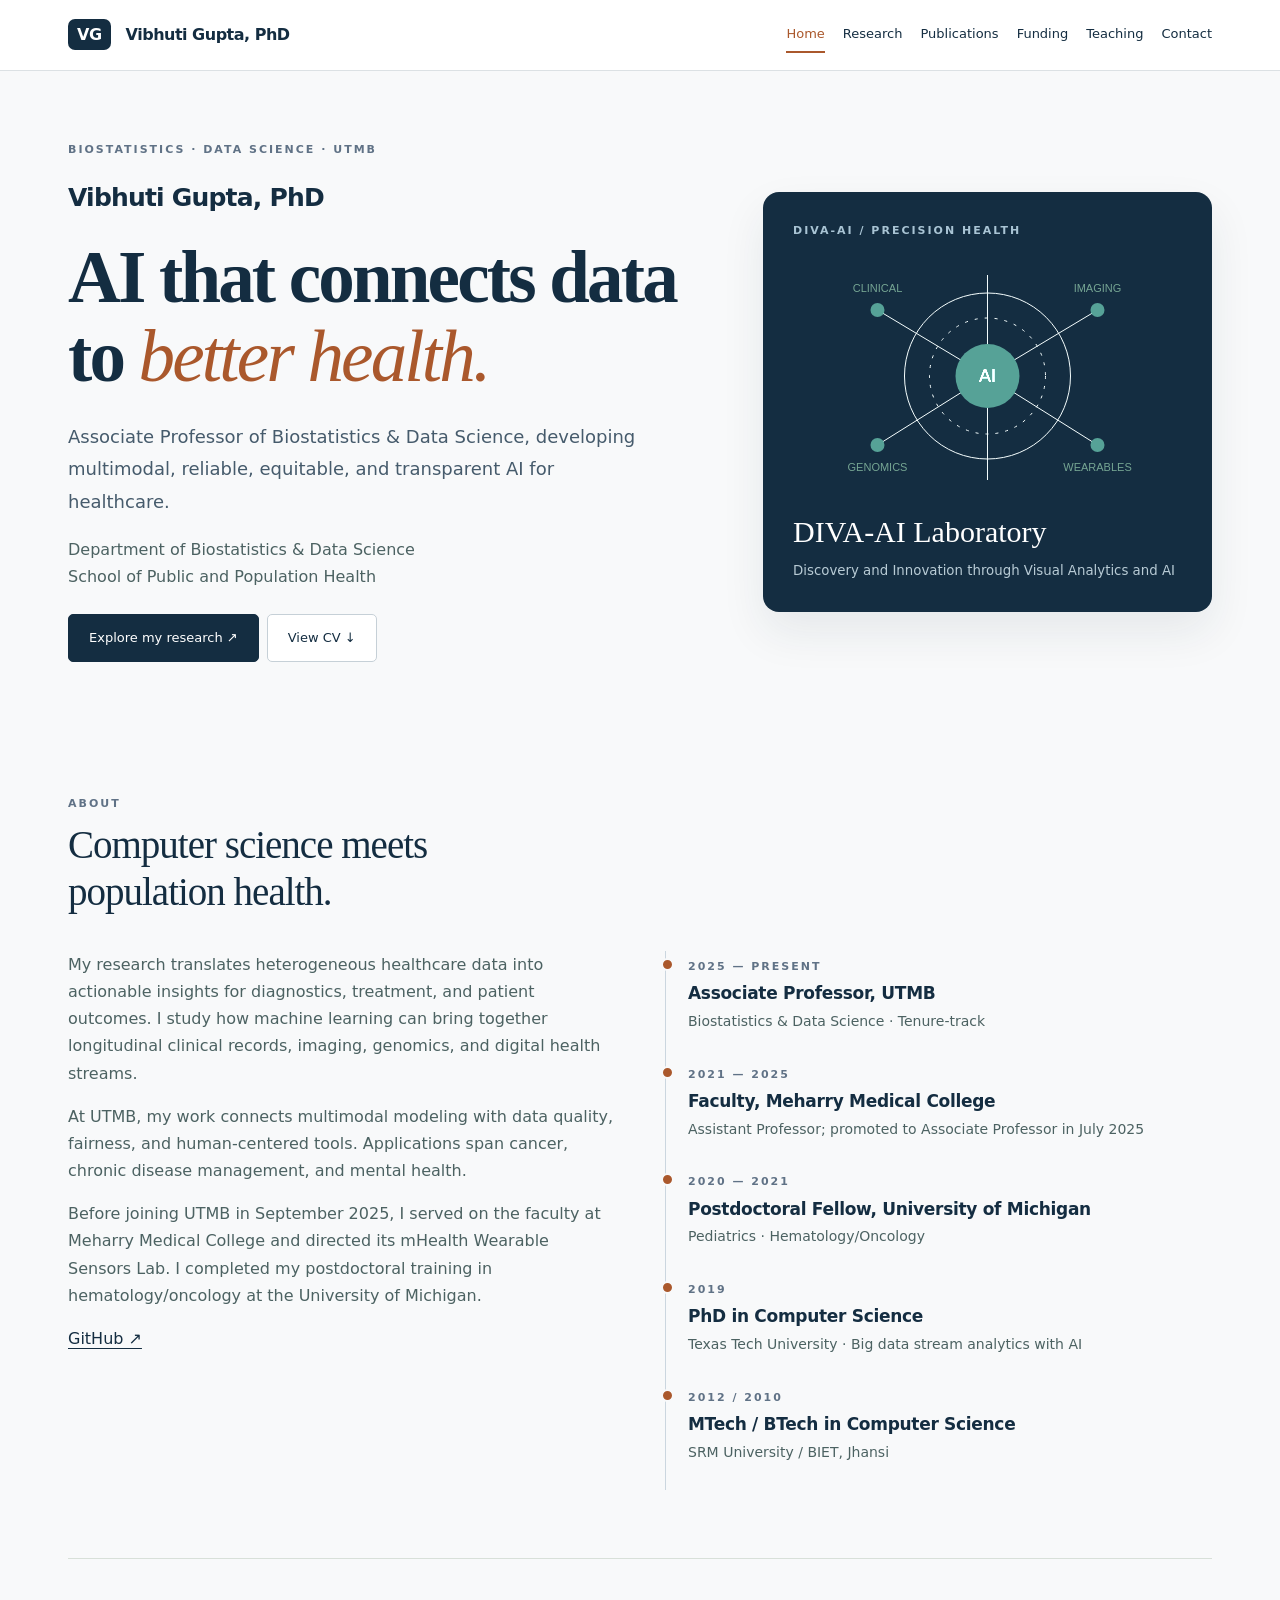
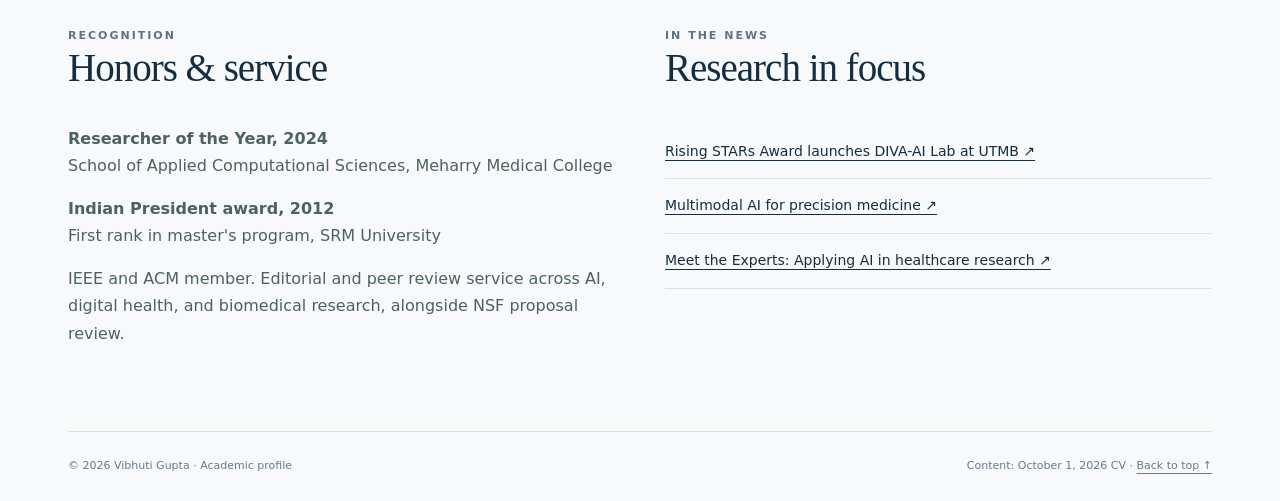
<file: index.html>
<!doctype html><html lang="en"><head><meta charset="utf-8"/><meta content="width=device-width,initial-scale=1" name="viewport"/><meta content="Faculty profile of Dr. Vibhuti Gupta at UTMB: research, publications, teaching, and collaboration." name="description"/><title>Vibhuti Gupta, PhD | AI for Precision Health</title><meta content="#142d41" name="theme-color"/><meta content="Vibhuti Gupta, PhD | AI for Precision Health" property="og:title"/><meta content="Multimodal AI, digital health, and trustworthy machine learning at UTMB." property="og:description"/><link href="favicon.svg" rel="icon" type="image/svg+xml"/><link href="style.css?v=3" rel="stylesheet"/></head><body><a class="skip" href="#content">Skip to content</a><header><div class="nav"><a class="brand" href="index.html"><span>VG</span> Vibhuti Gupta, PhD</a><button aria-controls="main-nav" aria-expanded="false" class="menu-toggle">Menu <span>☰</span></button><nav aria-label="Main navigation" id="main-nav"><a aria-current="page" class="active" href="index.html">Home</a><a href="research.html">Research</a><a href="publications.html">Publications</a><a href="funding.html">Funding</a><a href="teaching.html">Teaching</a><a href="contact.html">Contact</a></nav></div></header><main id="content" class="home-page"><div class="hero"><div><div class="eyebrow">Biostatistics · Data Science · UTMB</div><p class="profile-name">Vibhuti Gupta, PhD</p><h1>AI that connects data<br/>to <em>better health.</em></h1><p class="lead">Associate Professor of Biostatistics &amp; Data Science, developing multimodal, reliable, equitable, and transparent AI for healthcare.</p><p>Department of Biostatistics &amp; Data Science<br/>School of Public and Population Health</p><a class="btn" href="research.html">Explore my research ↗</a><a class="btn secondary" href="Gupta_CV_UTMB.pdf" rel="noopener" target="_blank">View CV ↓</a></div><aside aria-label="Conceptual illustration of multimodal healthcare data" class="visual"><div class="eyebrow">DIVA-AI / Precision Health</div><svg aria-label="Clinical, imaging, genomic and wearable data connected to AI" role="img" viewbox="0 0 360 235"><g fill="none" stroke="#7fa294"><circle cx="180" cy="116" r="83"></circle><circle cx="180" cy="116" r="58" stroke-dasharray="3 7"></circle><path d="M70 50L180 116 290 50M70 185L180 116 290 185M180 116V15M180 116V220"></path></g><g fill="#195b52"><circle cx="180" cy="116" r="32"></circle><circle cx="70" cy="50" r="7"></circle><circle cx="290" cy="50" r="7"></circle><circle cx="70" cy="185" r="7"></circle><circle cx="290" cy="185" r="7"></circle></g><g fill="#315b4b" font-family="Arial" font-size="11" text-anchor="middle"><text x="70" y="32">CLINICAL</text><text x="290" y="32">IMAGING</text><text x="70" y="211">GENOMICS</text><text x="290" y="211">WEARABLES</text><text fill="white" font-size="18" x="180" y="122">AI</text></g></svg><div><strong>DIVA-AI Laboratory</strong><br/><small>Discovery and Innovation through Visual Analytics and AI</small></div></aside></div><section id="about"><div class="section-head"><div><div class="eyebrow">About</div><h2>Computer science meets<br/>population health.</h2></div></div><div class="two"><div><p>My research translates heterogeneous healthcare data into actionable insights for diagnostics, treatment, and patient outcomes. I study how machine learning can bring together longitudinal clinical records, imaging, genomics, and digital health streams.</p><p>At UTMB, my work connects multimodal modeling with data quality, fairness, and human-centered tools. Applications span cancer, chronic disease management, and mental health.</p><p>Before joining UTMB in September 2025, I served on the faculty at Meharry Medical College and directed its mHealth Wearable Sensors Lab. I completed my postdoctoral training in hematology/oncology at the University of Michigan.</p><a href="https://github.com/vibgupta123" rel="noopener" target="_blank">GitHub ↗</a></div><div class="timeline"><div><span class="eyebrow">2025 — Present</span><h3>Associate Professor, UTMB</h3><p>Biostatistics &amp; Data Science · Tenure-track</p></div><div><span class="eyebrow">2021 — 2025</span><h3>Faculty, Meharry Medical College</h3><p>Assistant Professor; promoted to Associate Professor in July 2025</p></div><div><span class="eyebrow">2020 — 2021</span><h3>Postdoctoral Fellow, University of Michigan</h3><p>Pediatrics · Hematology/Oncology</p></div><div><span class="eyebrow">2019</span><h3>PhD in Computer Science</h3><p>Texas Tech University · Big data stream analytics with AI</p></div><div><span class="eyebrow">2012 / 2010</span><h3>MTech / BTech in Computer Science</h3><p>SRM University / BIET, Jhansi</p></div></div></div></section><section><div class="two"><div><div class="eyebrow">Recognition</div><h2>Honors &amp; service</h2><p><strong>Researcher of the Year, 2024</strong><br/>School of Applied Computational Sciences, Meharry Medical College</p><p><strong>Indian President award, 2012</strong><br/>First rank in master's program, SRM University</p><p>IEEE and ACM member. Editorial and peer review service across AI, digital health, and biomedical research, alongside NSF proposal review.</p></div><div><div class="eyebrow">In the news</div><h2>Research in focus</h2><a class="resource" href="https://www.utmb.edu/spph/about-us/home/news/2026/06/10/rising-stars-award-launches-diva-ai-lab" rel="noopener" target="_blank">Rising STARs Award launches DIVA-AI Lab at UTMB ↗</a><a class="resource" href="https://www.utmb.edu/spph/about-us/news/article/news/2026/03/05/multimodal-ai-precision-medicine-hcor-works-in-progress" rel="noopener" target="_blank">Multimodal AI for precision medicine ↗</a><a class="resource" href="https://www.utmb.edu/spph/about-us/news/article/news/2026/02/20/meet-the-experts-dr-vibhuti-gupta-on-ai-in-healthcare" rel="noopener" target="_blank">Meet the Experts: Applying AI in healthcare research ↗</a></div></div></section></main><footer><span>© 2026 Vibhuti Gupta · Academic profile</span><span>Content: October 1, 2026 CV · <a href="#content">Back to top ↑</a></span></footer><script src="app.js?v=3"></script></body></html>
</file>
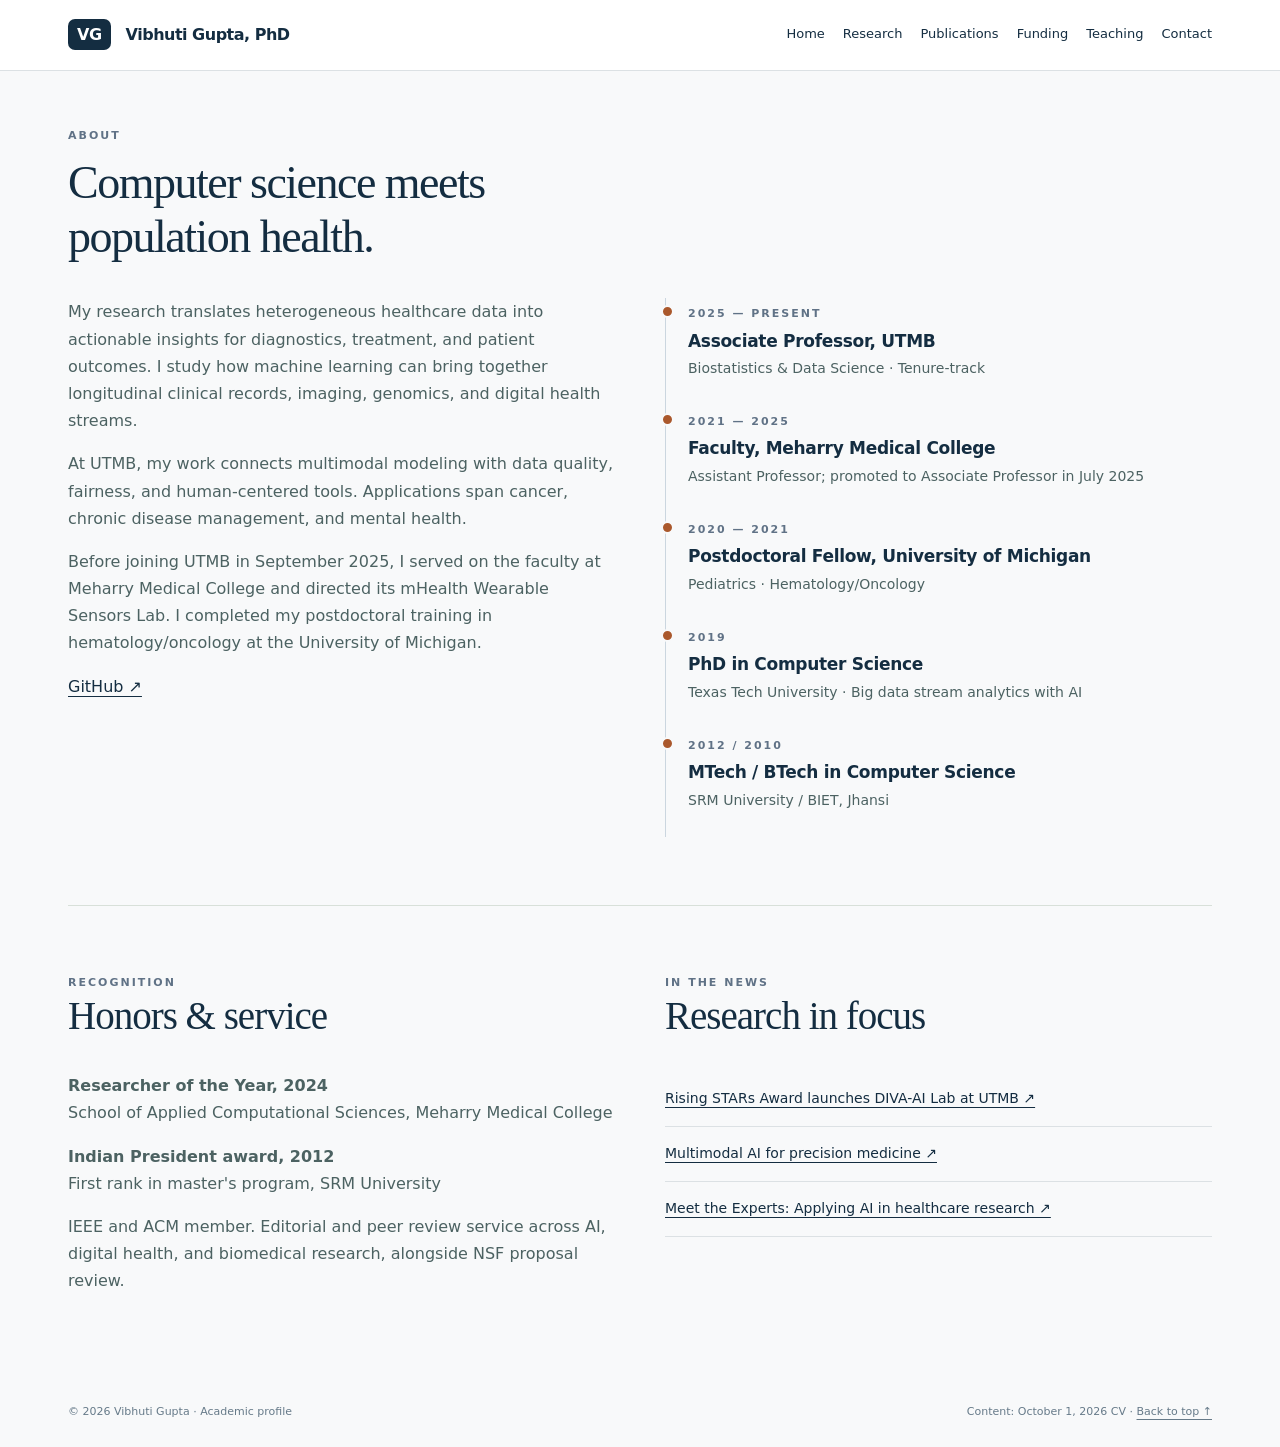
<file: about.html>
<!doctype html><html lang="en"><head><meta charset="utf-8"/><meta content="width=device-width,initial-scale=1" name="viewport"/><meta content="Biography, education, and academic appointments." name="description"/><title>About | Vibhuti Gupta, PhD</title><meta content="#142d41" name="theme-color"/><meta content="About | Vibhuti Gupta, PhD" property="og:title"/><meta content="Multimodal AI, digital health, and trustworthy machine learning at UTMB." property="og:description"/><link href="favicon.svg" rel="icon" type="image/svg+xml"/><link href="style.css?v=3" rel="stylesheet"/></head><body><a class="skip" href="#content">Skip to content</a><header><div class="nav"><a class="brand" href="index.html"><span>VG</span> Vibhuti Gupta, PhD</a><button aria-controls="main-nav" aria-expanded="false" class="menu-toggle">Menu <span>☰</span></button><nav aria-label="Main navigation" id="main-nav"><a href="index.html">Home</a><a href="research.html">Research</a><a href="publications.html">Publications</a><a href="funding.html">Funding</a><a href="teaching.html">Teaching</a><a href="contact.html">Contact</a></nav></div></header><main id="content" class="interior-page"><section id="about"><div class="section-head"><div><div class="eyebrow">About</div><h1 class="page-title">Computer science meets<br/>population health.</h1></div></div><div class="two"><div><p>My research translates heterogeneous healthcare data into actionable insights for diagnostics, treatment, and patient outcomes. I study how machine learning can bring together longitudinal clinical records, imaging, genomics, and digital health streams.</p><p>At UTMB, my work connects multimodal modeling with data quality, fairness, and human-centered tools. Applications span cancer, chronic disease management, and mental health.</p><p>Before joining UTMB in September 2025, I served on the faculty at Meharry Medical College and directed its mHealth Wearable Sensors Lab. I completed my postdoctoral training in hematology/oncology at the University of Michigan.</p><a href="https://github.com/vibgupta123" rel="noopener" target="_blank">GitHub ↗</a></div><div class="timeline"><div><span class="eyebrow">2025 — Present</span><h3>Associate Professor, UTMB</h3><p>Biostatistics &amp; Data Science · Tenure-track</p></div><div><span class="eyebrow">2021 — 2025</span><h3>Faculty, Meharry Medical College</h3><p>Assistant Professor; promoted to Associate Professor in July 2025</p></div><div><span class="eyebrow">2020 — 2021</span><h3>Postdoctoral Fellow, University of Michigan</h3><p>Pediatrics · Hematology/Oncology</p></div><div><span class="eyebrow">2019</span><h3>PhD in Computer Science</h3><p>Texas Tech University · Big data stream analytics with AI</p></div><div><span class="eyebrow">2012 / 2010</span><h3>MTech / BTech in Computer Science</h3><p>SRM University / BIET, Jhansi</p></div></div></div></section><section><div class="two"><div><div class="eyebrow">Recognition</div><h2>Honors &amp; service</h2><p><strong>Researcher of the Year, 2024</strong><br/>School of Applied Computational Sciences, Meharry Medical College</p><p><strong>Indian President award, 2012</strong><br/>First rank in master's program, SRM University</p><p>IEEE and ACM member. Editorial and peer review service across AI, digital health, and biomedical research, alongside NSF proposal review.</p></div><div><div class="eyebrow">In the news</div><h2>Research in focus</h2><a class="resource" href="https://www.utmb.edu/spph/about-us/home/news/2026/06/10/rising-stars-award-launches-diva-ai-lab" rel="noopener" target="_blank">Rising STARs Award launches DIVA-AI Lab at UTMB ↗</a><a class="resource" href="https://www.utmb.edu/spph/about-us/news/article/news/2026/03/05/multimodal-ai-precision-medicine-hcor-works-in-progress" rel="noopener" target="_blank">Multimodal AI for precision medicine ↗</a><a class="resource" href="https://www.utmb.edu/spph/about-us/news/article/news/2026/02/20/meet-the-experts-dr-vibhuti-gupta-on-ai-in-healthcare" rel="noopener" target="_blank">Meet the Experts: Applying AI in healthcare research ↗</a></div></div></section></main><footer><span>© 2026 Vibhuti Gupta · Academic profile</span><span>Content: October 1, 2026 CV · <a href="#content">Back to top ↑</a></span></footer><script src="app.js?v=3"></script></body></html>
</file>
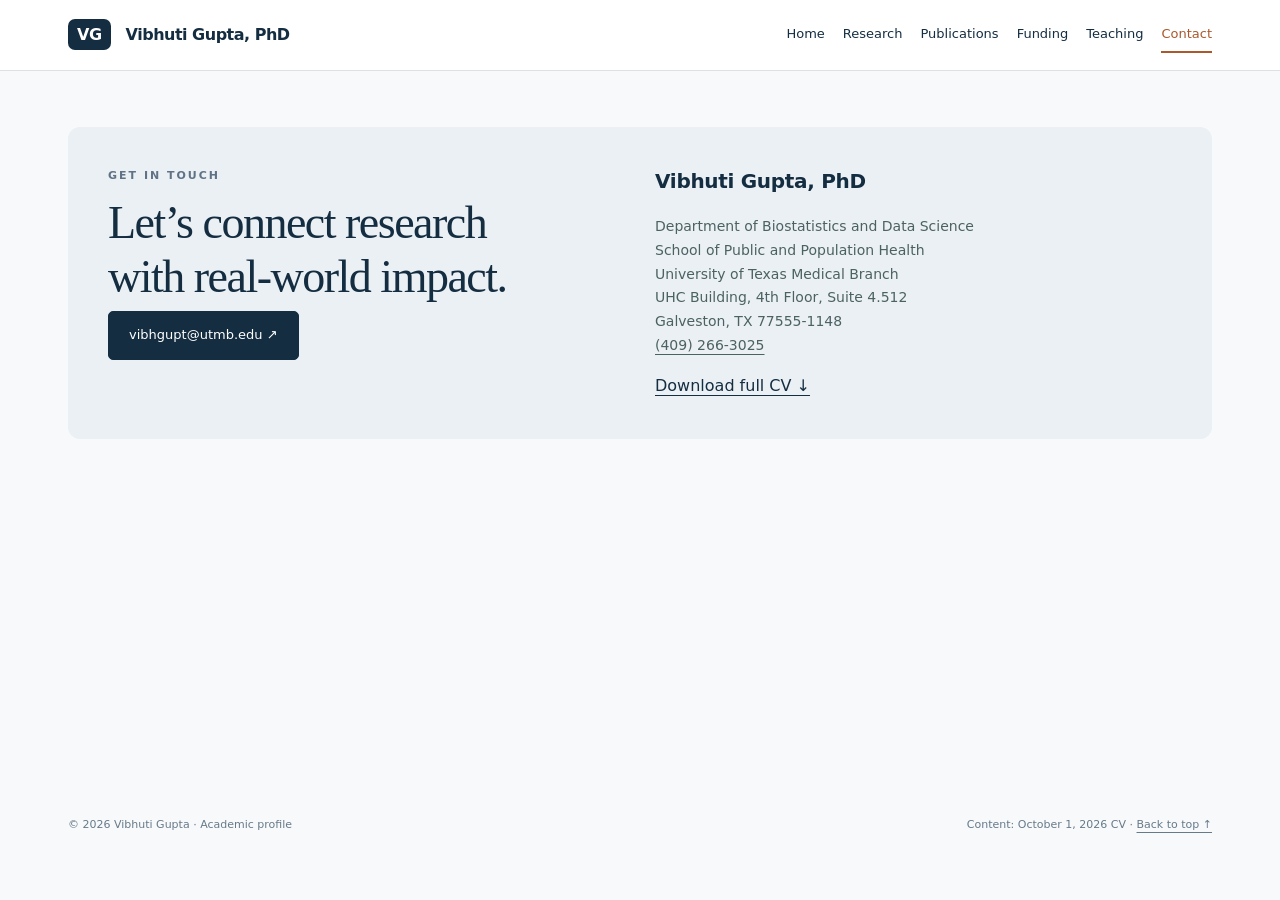
<file: contact.html>
<!doctype html><html lang="en"><head><meta charset="utf-8"/><meta content="width=device-width,initial-scale=1" name="viewport"/><meta content="Get in touch about research and collaboration." name="description"/><title>Contact | Vibhuti Gupta, PhD</title><meta content="#142d41" name="theme-color"/><meta content="Contact | Vibhuti Gupta, PhD" property="og:title"/><meta content="Multimodal AI, digital health, and trustworthy machine learning at UTMB." property="og:description"/><link href="favicon.svg" rel="icon" type="image/svg+xml"/><link href="style.css?v=3" rel="stylesheet"/></head><body><a class="skip" href="#content">Skip to content</a><header><div class="nav"><a class="brand" href="index.html"><span>VG</span> Vibhuti Gupta, PhD</a><button aria-controls="main-nav" aria-expanded="false" class="menu-toggle">Menu <span>☰</span></button><nav aria-label="Main navigation" id="main-nav"><a href="index.html">Home</a><a href="research.html">Research</a><a href="publications.html">Publications</a><a href="funding.html">Funding</a><a href="teaching.html">Teaching</a><a aria-current="page" class="active" href="contact.html">Contact</a></nav></div></header><main id="content" class="interior-page"><section id="contact"><div class="contact"><div><div class="eyebrow">Get in touch</div><h1 class="page-title">Let’s connect research<br/>with real-world impact.</h1><a class="btn" href="mailto:vibhgupt@utmb.edu">vibhgupt@utmb.edu ↗</a></div><div><h3>Vibhuti Gupta, PhD</h3><p>Department of Biostatistics and Data Science<br/>School of Public and Population Health<br/>University of Texas Medical Branch<br/>UHC Building, 4th Floor, Suite 4.512<br/>Galveston, TX 77555-1148<br/><a href="tel:+14092663025">(409) 266-3025</a></p><a download="" href="Gupta_CV_UTMB.pdf">Download full CV ↓</a></div></div></section></main><footer><span>© 2026 Vibhuti Gupta · Academic profile</span><span>Content: October 1, 2026 CV · <a href="#content">Back to top ↑</a></span></footer><script src="app.js?v=3"></script></body></html>
</file>
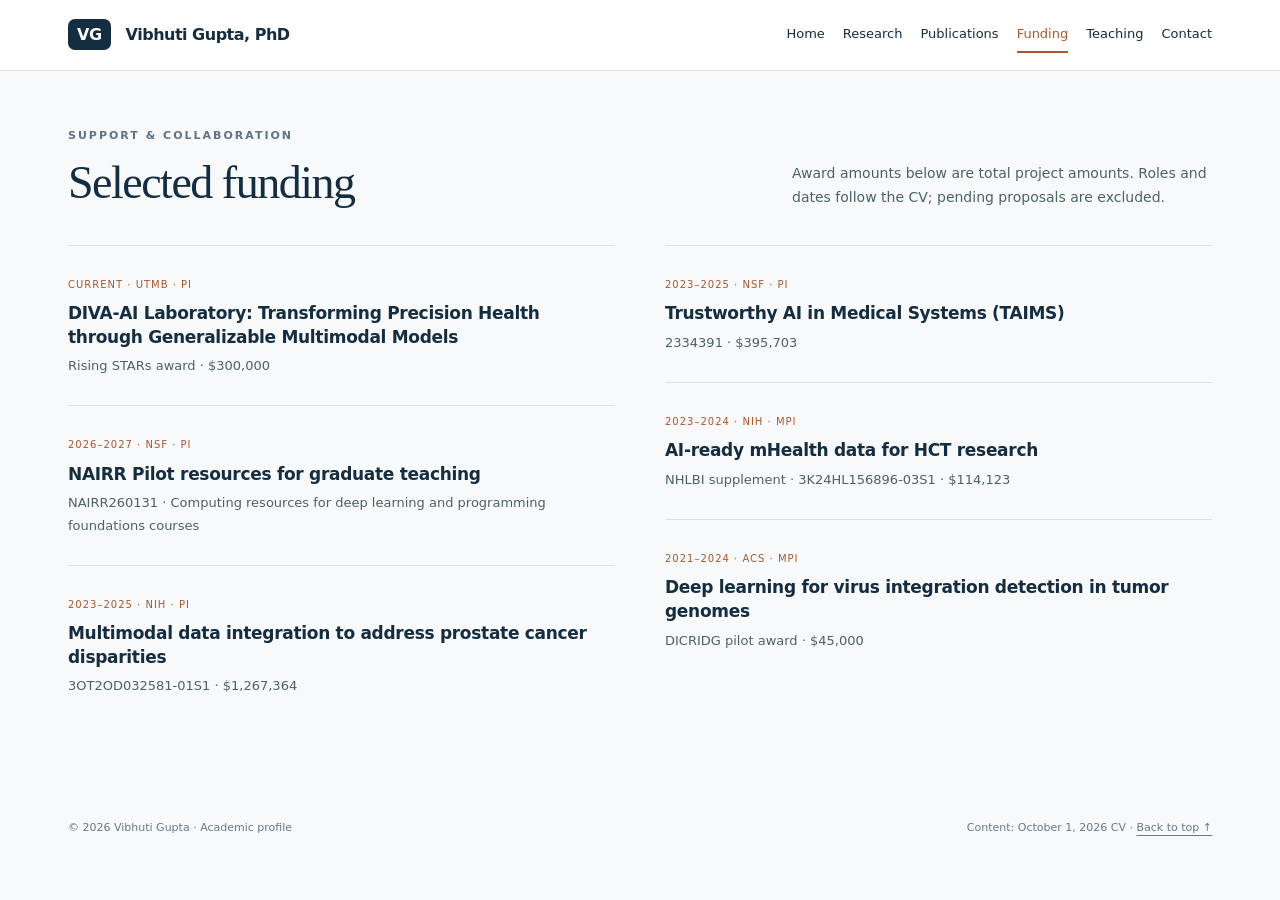
<file: funding.html>
<!doctype html><html lang="en"><head><meta charset="utf-8"/><meta content="width=device-width,initial-scale=1" name="viewport"/><meta content="Selected research awards and collaborative support." name="description"/><title>Funding | Vibhuti Gupta, PhD</title><meta content="#142d41" name="theme-color"/><meta content="Funding | Vibhuti Gupta, PhD" property="og:title"/><meta content="Multimodal AI, digital health, and trustworthy machine learning at UTMB." property="og:description"/><link href="favicon.svg" rel="icon" type="image/svg+xml"/><link href="style.css?v=3" rel="stylesheet"/></head><body><a class="skip" href="#content">Skip to content</a><header><div class="nav"><a class="brand" href="index.html"><span>VG</span> Vibhuti Gupta, PhD</a><button aria-controls="main-nav" aria-expanded="false" class="menu-toggle">Menu <span>☰</span></button><nav aria-label="Main navigation" id="main-nav"><a href="index.html">Home</a><a href="research.html">Research</a><a href="publications.html">Publications</a><a aria-current="page" class="active" href="funding.html">Funding</a><a href="teaching.html">Teaching</a><a href="contact.html">Contact</a></nav></div></header><main id="content" class="interior-page"><section id="funding"><div class="section-head"><div><div class="eyebrow">Support &amp; collaboration</div><h1 class="page-title">Selected funding</h1></div><p>Award amounts below are total project amounts. Roles and dates follow the CV; pending proposals are excluded.</p></div><div class="two"><div><article class="grant"><span class="badge">Current · UTMB · PI</span><h3>DIVA-AI Laboratory: Transforming Precision Health through Generalizable Multimodal Models</h3><p>Rising STARs award · $300,000</p></article><article class="grant"><span class="badge">2026–2027 · NSF · PI</span><h3>NAIRR Pilot resources for graduate teaching</h3><p>NAIRR260131 · Computing resources for deep learning and programming foundations courses</p></article><article class="grant"><span class="badge">2023–2025 · NIH · PI</span><h3>Multimodal data integration to address prostate cancer disparities</h3><p>3OT2OD032581-01S1 · $1,267,364</p></article></div><div><article class="grant"><span class="badge">2023–2025 · NSF · PI</span><h3>Trustworthy AI in Medical Systems (TAIMS)</h3><p>2334391 · $395,703</p></article><article class="grant"><span class="badge">2023–2024 · NIH · MPI</span><h3>AI-ready mHealth data for HCT research</h3><p>NHLBI supplement · 3K24HL156896-03S1 · $114,123</p></article><article class="grant"><span class="badge">2021–2024 · ACS · MPI</span><h3>Deep learning for virus integration detection in tumor genomes</h3><p>DICRIDG pilot award · $45,000</p></article></div></div></section></main><footer><span>© 2026 Vibhuti Gupta · Academic profile</span><span>Content: October 1, 2026 CV · <a href="#content">Back to top ↑</a></span></footer><script src="app.js?v=3"></script></body></html>
</file>
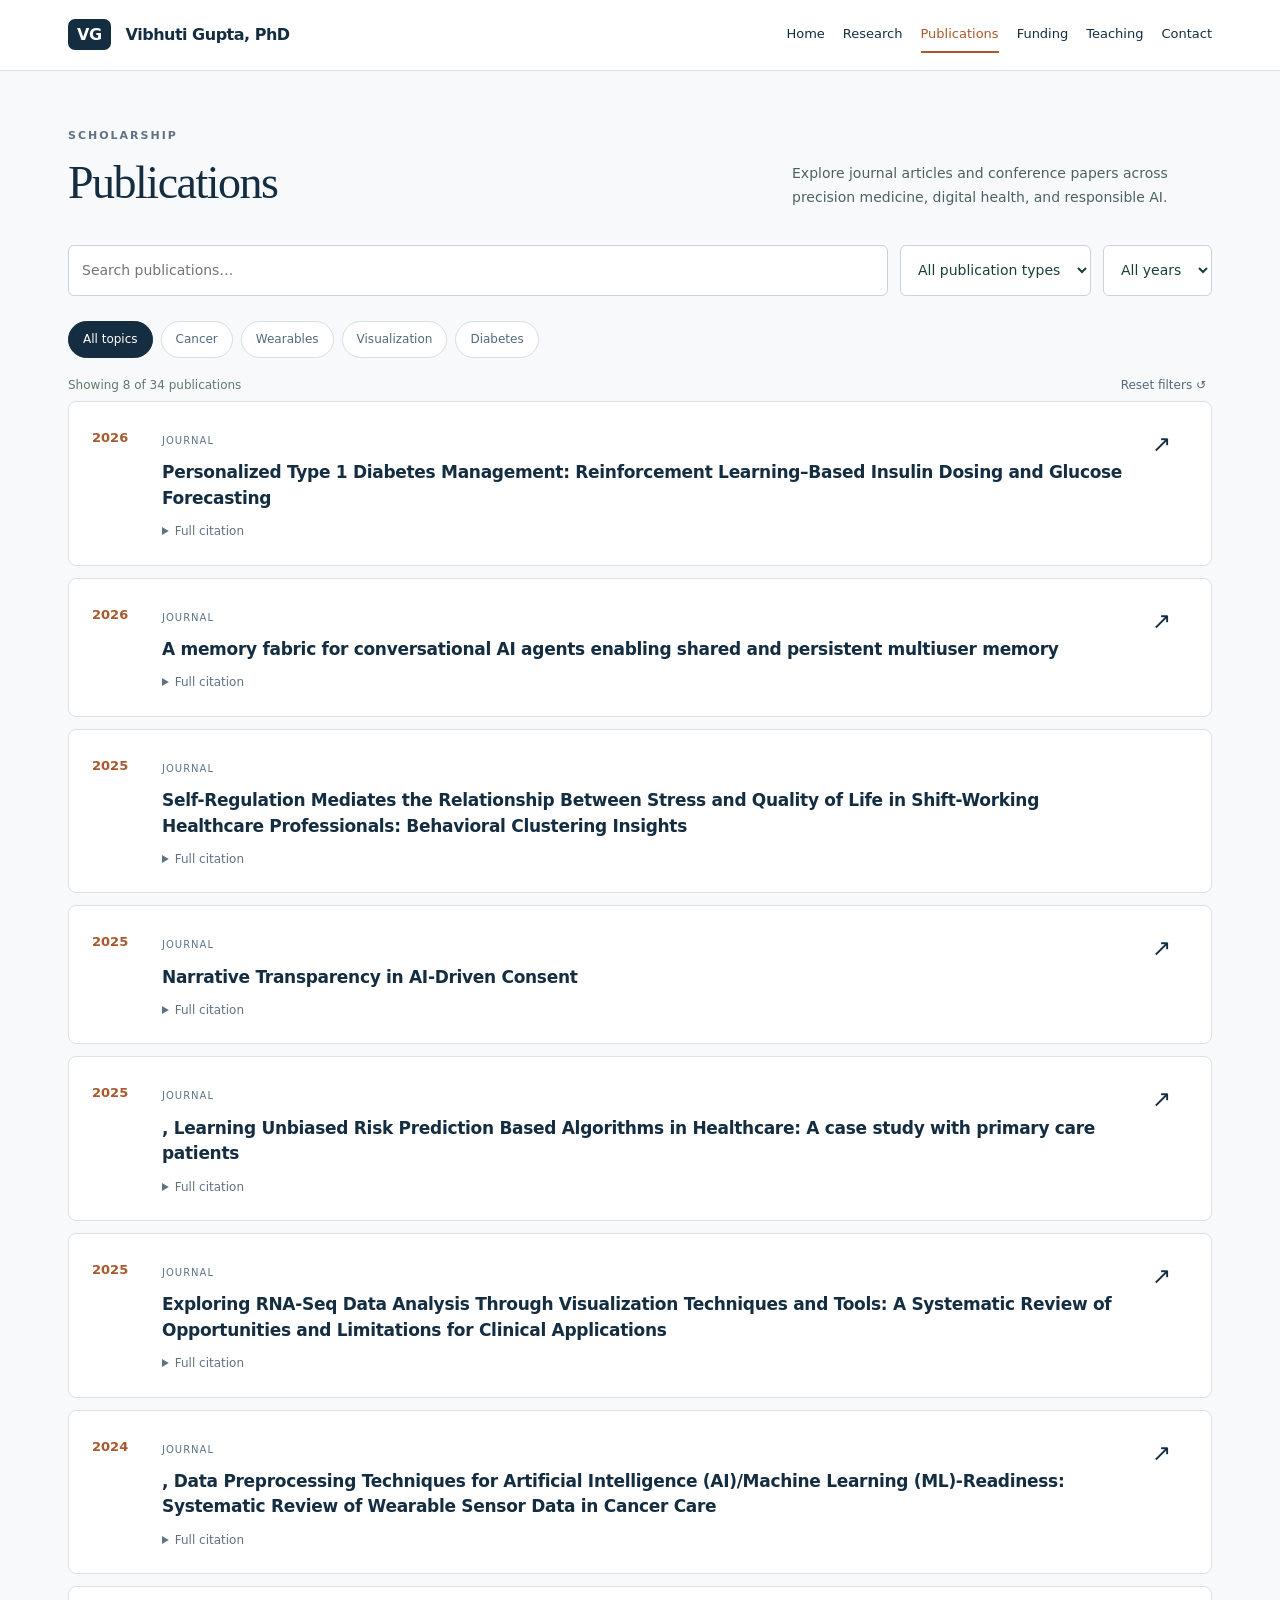
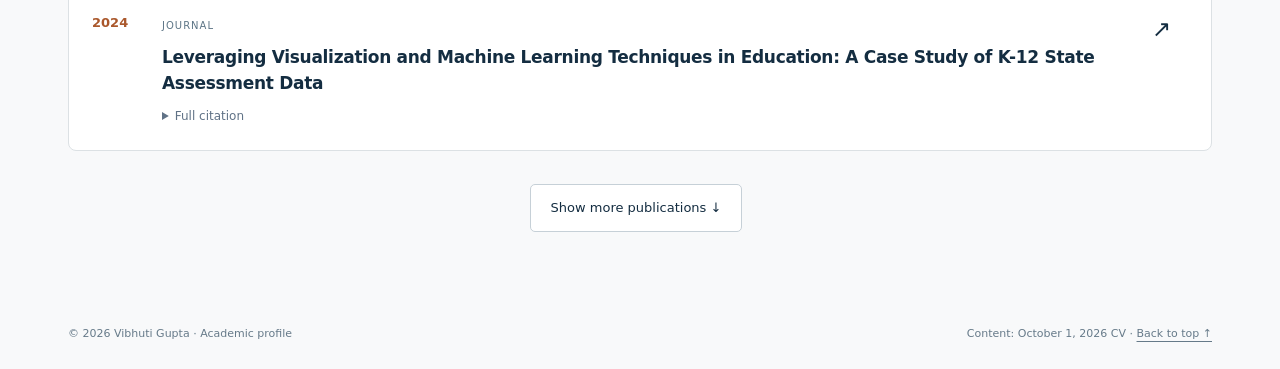
<file: publications.html>
<!doctype html><html lang="en"><head><meta charset="utf-8"/><meta content="width=device-width,initial-scale=1" name="viewport"/><meta content="Browse and search journal articles and conference papers." name="description"/><title>Publications | Vibhuti Gupta, PhD</title><meta content="#142d41" name="theme-color"/><meta content="Publications | Vibhuti Gupta, PhD" property="og:title"/><meta content="Multimodal AI, digital health, and trustworthy machine learning at UTMB." property="og:description"/><link href="favicon.svg" rel="icon" type="image/svg+xml"/><link href="style.css?v=3" rel="stylesheet"/></head><body><a class="skip" href="#content">Skip to content</a><header><div class="nav"><a class="brand" href="index.html"><span>VG</span> Vibhuti Gupta, PhD</a><button aria-controls="main-nav" aria-expanded="false" class="menu-toggle">Menu <span>☰</span></button><nav aria-label="Main navigation" id="main-nav"><a href="index.html">Home</a><a href="research.html">Research</a><a aria-current="page" class="active" href="publications.html">Publications</a><a href="funding.html">Funding</a><a href="teaching.html">Teaching</a><a href="contact.html">Contact</a></nav></div></header><main id="content" class="interior-page"><section id="publications"><div class="section-head"><div><div class="eyebrow">Scholarship</div><h1 class="page-title">Publications</h1></div><p>Explore journal articles and conference papers across precision medicine, digital health, and responsible AI.</p></div><div class="filters"><input aria-label="Search publications" id="search" placeholder="Search publications…" type="search"/><select aria-label="Publication type" id="type"><option value="all">All publication types</option><option>Journal</option><option>Conference</option></select><select aria-label="Publication year" id="year"><option value="all">All years</option></select></div><div aria-label="Quick publication searches" class="topic-filters"><button class="active" data-topic="">All topics</button><button data-topic="cancer">Cancer</button><button data-topic="wearable">Wearables</button><button data-topic="visual">Visualization</button><button data-topic="diabetes">Diabetes</button></div><div class="results-toolbar"><p id="count" role="status"></p><button class="text-button" id="reset-filters">Reset filters ↺</button></div><div id="publist"></div><div class="pagination"><button class="btn secondary" hidden="" id="show-more">Show more publications ↓</button></div><noscript><p>Enable JavaScript to search the bibliography, or <a href="Gupta_CV_UTMB.pdf">read the full CV</a>.</p></noscript></section></main><footer><span>© 2026 Vibhuti Gupta · Academic profile</span><span>Content: October 1, 2026 CV · <a href="#content">Back to top ↑</a></span></footer><script src="app.js?v=3"></script></body></html>
</file>
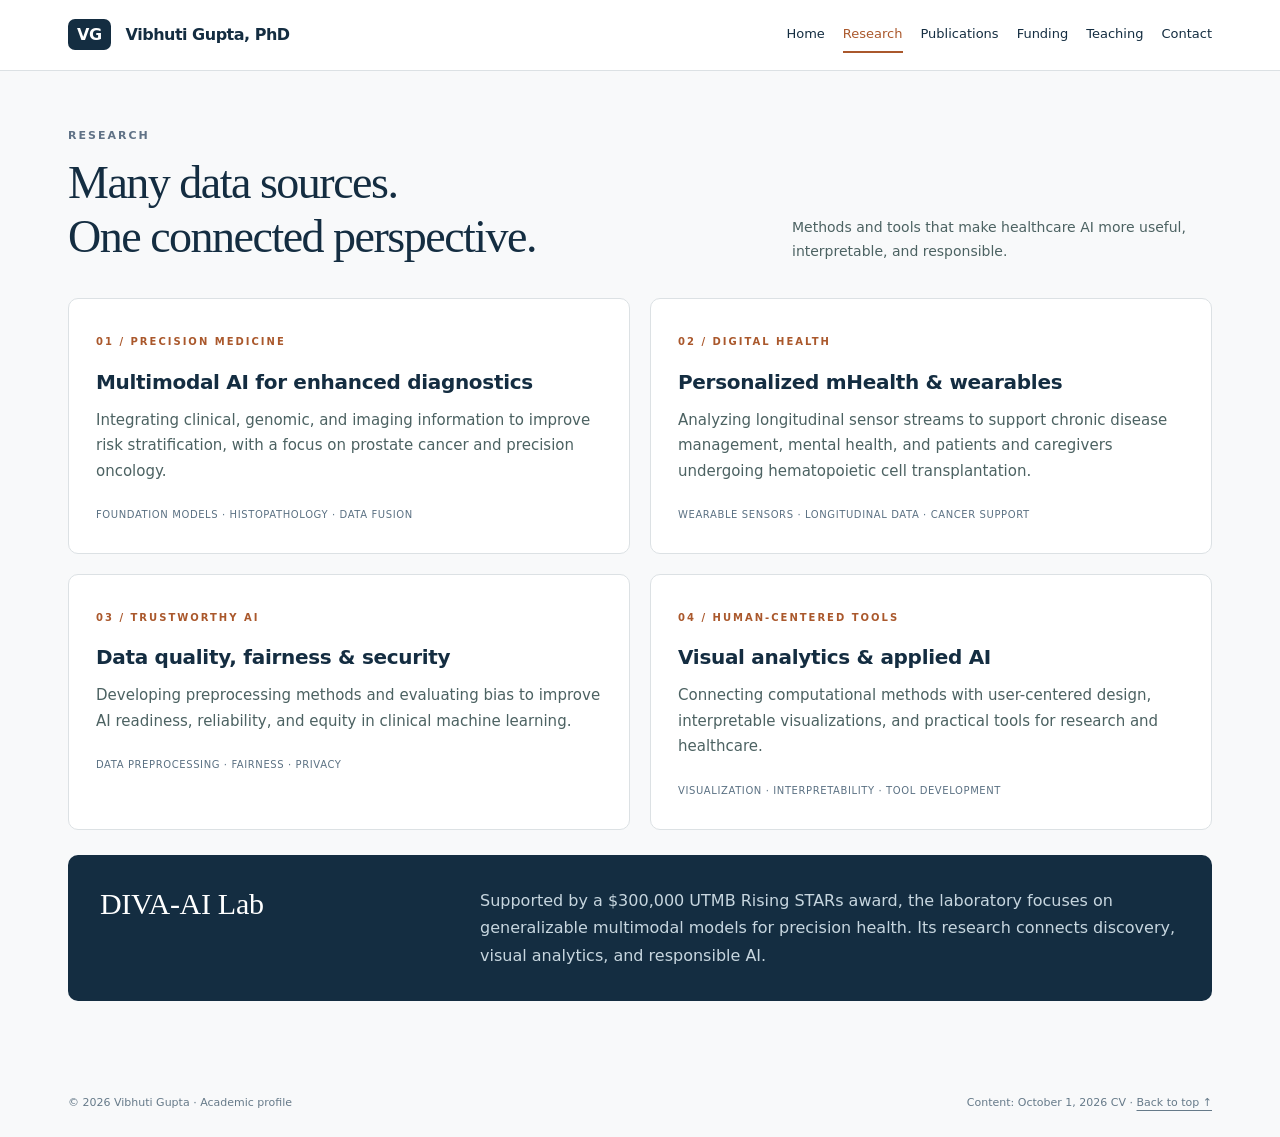
<file: research.html>
<!doctype html><html lang="en"><head><meta charset="utf-8"/><meta content="width=device-width,initial-scale=1" name="viewport"/><meta content="Multimodal AI, digital health, and trustworthy machine learning." name="description"/><title>Research | Vibhuti Gupta, PhD</title><meta content="#142d41" name="theme-color"/><meta content="Research | Vibhuti Gupta, PhD" property="og:title"/><meta content="Multimodal AI, digital health, and trustworthy machine learning at UTMB." property="og:description"/><link href="favicon.svg" rel="icon" type="image/svg+xml"/><link href="style.css?v=3" rel="stylesheet"/></head><body><a class="skip" href="#content">Skip to content</a><header><div class="nav"><a class="brand" href="index.html"><span>VG</span> Vibhuti Gupta, PhD</a><button aria-controls="main-nav" aria-expanded="false" class="menu-toggle">Menu <span>☰</span></button><nav aria-label="Main navigation" id="main-nav"><a href="index.html">Home</a><a aria-current="page" class="active" href="research.html">Research</a><a href="publications.html">Publications</a><a href="funding.html">Funding</a><a href="teaching.html">Teaching</a><a href="contact.html">Contact</a></nav></div></header><main id="content" class="interior-page"><section id="research"><div class="section-head"><div><div class="eyebrow">Research</div><h1 class="page-title">Many data sources.<br/>One connected perspective.</h1></div><p>Methods and tools that make healthcare AI more useful, interpretable, and responsible.</p></div><div class="research">
<article class="theme"><span class="number">01 / PRECISION MEDICINE</span><h3>Multimodal AI for enhanced diagnostics</h3><p>Integrating clinical, genomic, and imaging information to improve risk stratification, with a focus on prostate cancer and precision oncology.</p><span class="tags">FOUNDATION MODELS · HISTOPATHOLOGY · DATA FUSION</span></article>
<article class="theme"><span class="number">02 / DIGITAL HEALTH</span><h3>Personalized mHealth &amp; wearables</h3><p>Analyzing longitudinal sensor streams to support chronic disease management, mental health, and patients and caregivers undergoing hematopoietic cell transplantation.</p><span class="tags">WEARABLE SENSORS · LONGITUDINAL DATA · CANCER SUPPORT</span></article>
<article class="theme"><span class="number">03 / TRUSTWORTHY AI</span><h3>Data quality, fairness &amp; security</h3><p>Developing preprocessing methods and evaluating bias to improve AI readiness, reliability, and equity in clinical machine learning.</p><span class="tags">DATA PREPROCESSING · FAIRNESS · PRIVACY</span></article>
<article class="theme"><span class="number">04 / HUMAN-CENTERED TOOLS</span><h3>Visual analytics &amp; applied AI</h3><p>Connecting computational methods with user-centered design, interpretable visualizations, and practical tools for research and healthcare.</p><span class="tags">VISUALIZATION · INTERPRETABILITY · TOOL DEVELOPMENT</span></article></div><div class="lab"><h3>DIVA-AI Lab</h3><p>Supported by a $300,000 UTMB Rising STARs award, the laboratory focuses on generalizable multimodal models for precision health. Its research connects discovery, visual analytics, and responsible AI.</p></div></section></main><footer><span>© 2026 Vibhuti Gupta · Academic profile</span><span>Content: October 1, 2026 CV · <a href="#content">Back to top ↑</a></span></footer><script src="app.js?v=3"></script></body></html>
</file>
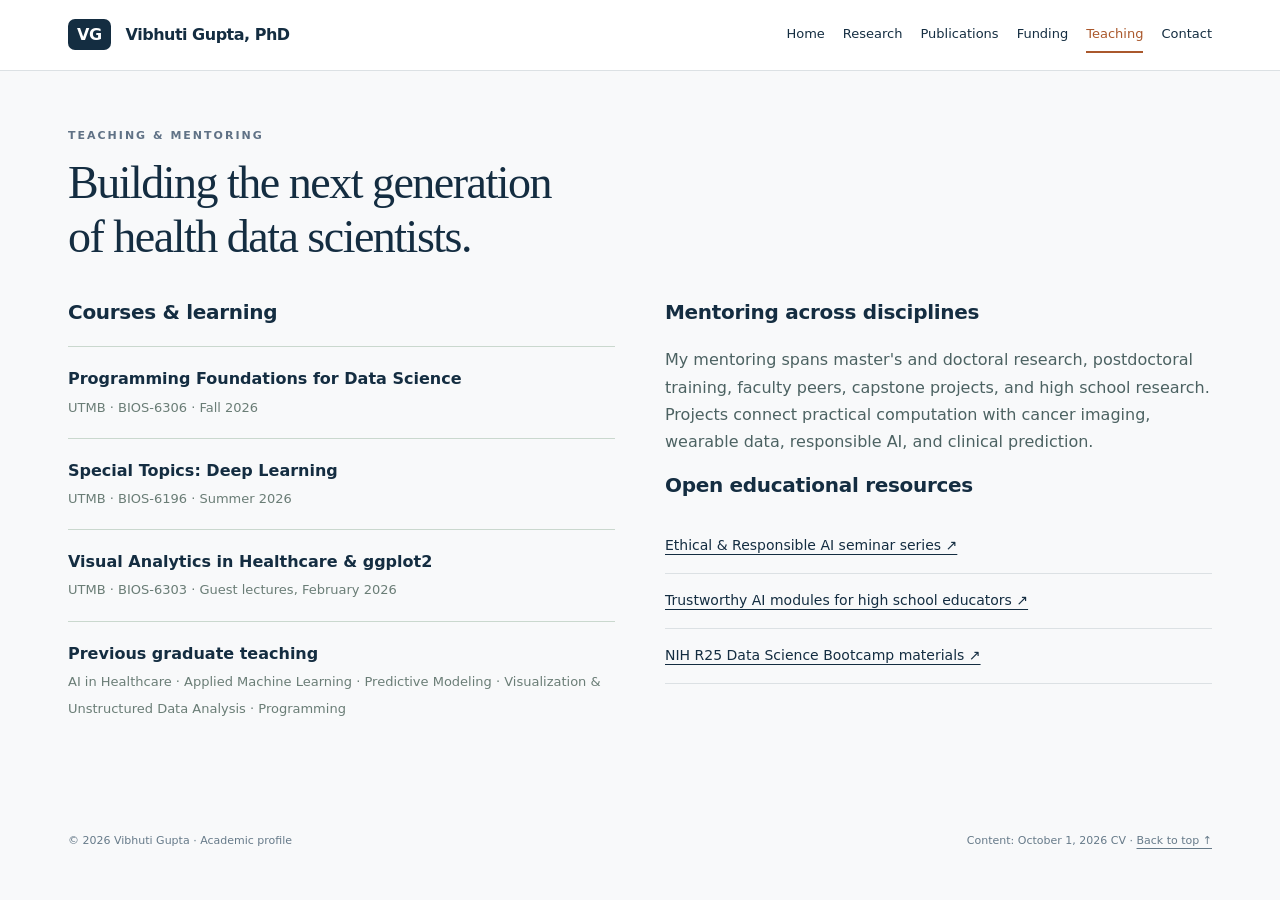
<file: teaching.html>
<!doctype html><html lang="en"><head><meta charset="utf-8"/><meta content="width=device-width,initial-scale=1" name="viewport"/><meta content="Graduate courses, mentoring, and educational resources." name="description"/><title>Teaching | Vibhuti Gupta, PhD</title><meta content="#142d41" name="theme-color"/><meta content="Teaching | Vibhuti Gupta, PhD" property="og:title"/><meta content="Multimodal AI, digital health, and trustworthy machine learning at UTMB." property="og:description"/><link href="favicon.svg" rel="icon" type="image/svg+xml"/><link href="style.css?v=3" rel="stylesheet"/></head><body><a class="skip" href="#content">Skip to content</a><header><div class="nav"><a class="brand" href="index.html"><span>VG</span> Vibhuti Gupta, PhD</a><button aria-controls="main-nav" aria-expanded="false" class="menu-toggle">Menu <span>☰</span></button><nav aria-label="Main navigation" id="main-nav"><a href="index.html">Home</a><a href="research.html">Research</a><a href="publications.html">Publications</a><a href="funding.html">Funding</a><a aria-current="page" class="active" href="teaching.html">Teaching</a><a href="contact.html">Contact</a></nav></div></header><main id="content" class="interior-page"><section id="teaching"><div class="section-head"><div><div class="eyebrow">Teaching &amp; mentoring</div><h1 class="page-title">Building the next generation<br/>of health data scientists.</h1></div></div><div class="two"><div><h3>Courses &amp; learning</h3><div class="course"><strong>Programming Foundations for Data Science</strong><span>UTMB · BIOS-6306 · Fall 2026</span></div><div class="course"><strong>Special Topics: Deep Learning</strong><span>UTMB · BIOS-6196 · Summer 2026</span></div><div class="course"><strong>Visual Analytics in Healthcare &amp; ggplot2</strong><span>UTMB · BIOS-6303 · Guest lectures, February 2026</span></div><div class="course"><strong>Previous graduate teaching</strong><span>AI in Healthcare · Applied Machine Learning · Predictive Modeling · Visualization &amp; Unstructured Data Analysis · Programming</span></div></div><div><h3>Mentoring across disciplines</h3><p>My mentoring spans master's and doctoral research, postdoctoral training, faculty peers, capstone projects, and high school research. Projects connect practical computation with cancer imaging, wearable data, responsible AI, and clinical prediction.</p><h3>Open educational resources</h3><a class="resource" href="https://github.com/vibgupta123/Ethical-and-Responsible-AI-seminar-series" rel="noopener" target="_blank">Ethical &amp; Responsible AI seminar series ↗</a><a class="resource" href="https://github.com/vibgupta123/Trustworthy-AI-teaching-modules-for-High-school-educators" rel="noopener" target="_blank">Trustworthy AI modules for high school educators ↗</a><a class="resource" href="https://github.com/vibgupta123/NIH-R25-Talks" rel="noopener" target="_blank">NIH R25 Data Science Bootcamp materials ↗</a></div></div></section></main><footer><span>© 2026 Vibhuti Gupta · Academic profile</span><span>Content: October 1, 2026 CV · <a href="#content">Back to top ↑</a></span></footer><script src="app.js?v=3"></script></body></html>
</file>
<file: style.css>
*{box-sizing:border-box}html{scroll-behavior:smooth;scroll-padding-top:90px}body{margin:0;background:#f7f8f5;color:#172e31;font:16px/1.7 Arial,sans-serif}a{color:inherit;text-underline-offset:4px}button,input,select{font:inherit}header{position:sticky;top:0;z-index:5;background:#f7f8f5f5;border-bottom:1px solid #d9e1dc}.nav{max-width:1200px;margin:auto;padding:19px 28px;display:flex;align-items:center;justify-content:space-between;gap:24px}.brand{font-weight:700;text-decoration:none;letter-spacing:-.6px}.brand span{background:#195b52;color:white;padding:6px 9px;margin-right:10px}nav{display:flex;gap:23px;font-size:13px}nav a{text-decoration:none}nav a:hover{color:#a25828}main{max-width:1200px;margin:auto;padding:0 28px}.hero{padding:80px 0 65px;display:grid;grid-template-columns:1.45fr 1fr;gap:64px;align-items:center}.eyebrow{font-size:11px;letter-spacing:2px;text-transform:uppercase;color:#55756a;font-weight:700}h1,h2,h3,p{margin-top:0}h1{font-family:Georgia,serif;font-size:76px;line-height:1.05;letter-spacing:-3px;margin:19px 0 24px}h1 em{color:#247063;font-weight:400}h2{font:42px/1.2 Georgia,serif;letter-spacing:-1px}h3{font-size:20px;line-height:1.4}p{color:#4c6262}.lead{font-size:20px;max-width:660px}.btn{display:inline-block;background:#195b52;color:white;text-decoration:none;padding:11px 20px;font-size:13px;border:1px solid #195b52;margin:8px 8px 0 0}.btn.secondary{background:transparent;color:#195b52}.visual{background:#e4ece5;position:relative;padding:30px;min-height:390px;display:flex;flex-direction:column;justify-content:space-between;overflow:hidden}.visual svg{width:100%;height:235px}.visual strong{font:27px Georgia,serif}.visual small{color:#517266}.affiliation{border-top:1px solid #cedbd2;padding-top:18px;font-size:13px}.strip{display:grid;grid-template-columns:repeat(4,1fr);border-top:1px solid #cdd8d1;border-bottom:1px solid #cdd8d1;margin-bottom:20px}.strip div{padding:24px 20px;border-right:1px solid #cdd8d1}.strip div:last-child{border:0}.strip strong{display:block;font:32px Georgia,serif}.strip span{font-size:12px;color:#617574}section{padding:68px 0;border-bottom:1px solid #d8e0d9}.section-head{display:flex;align-items:flex-end;justify-content:space-between;gap:25px;margin-bottom:30px}.section-head h2{margin:8px 0 0}.section-head p{max-width:420px;font-size:14px;margin:0}.two{display:grid;grid-template-columns:1fr 1fr;gap:50px}.research{display:grid;grid-template-columns:1fr 1fr;gap:0 45px}.theme{border-top:1px solid #bbcfc3;padding:26px 0}.number{color:#8a5837;font-size:12px;letter-spacing:2px}.theme p{font-size:15px}.tags{font-size:11px;letter-spacing:.6px;color:#286754}.lab{background:#193f39;color:white;padding:35px;margin-top:25px;display:flex;justify-content:space-between;gap:35px}.lab p{color:#c5d9ce;max-width:700px;margin:0}.lab h3{font:30px Georgia,serif;min-width:170px}.filters{display:flex;gap:12px;margin-bottom:25px;flex-wrap:wrap}input,select{background:white;border:1px solid #b9c9bf;padding:12px;color:#193f39}input{flex:1;min-width:180px}.pub{display:grid;grid-template-columns:65px 1fr 32px;gap:20px;padding:24px 0;border-top:1px solid #d8e0d9}.pub p{margin:7px 0;font-size:14px}.pub .year{font-size:12px;color:#6c8179}.pub a{font-size:23px;text-decoration:none}.badge{font-size:10px;letter-spacing:1px;text-transform:uppercase;color:#216e5c}.grant{padding:23px 0;border-top:1px solid #ccd8d0}.grant h3{font-size:17px;margin:6px 0}.grant p{font-size:13px;margin:5px 0}.timeline{padding-left:22px;border-left:1px solid #b9ccc1}.timeline div{padding-bottom:25px}.timeline h3{font-size:17px;margin:4px 0}.timeline p{font-size:14px;margin:0}.course{padding:18px 0;border-top:1px solid #cad8ce}.course strong{display:block}.course span{font-size:13px;color:#6a7d76}.resource{display:block;padding:15px 0;border-bottom:1px solid #cdd8d0;font-size:14px}.contact{background:#e8eee6;padding:40px;display:grid;grid-template-columns:1fr 1fr;gap:30px}.contact h2{font-size:38px}.contact p{font-size:14px}footer{max-width:1200px;margin:auto;padding:25px 28px;font-size:11px;color:#6a7d76;display:flex;justify-content:space-between}.empty{padding:25px}#count{font-size:12px;color:#61796d}a:focus-visible,button:focus-visible,input:focus-visible,select:focus-visible{outline:3px solid #bd8546;outline-offset:4px}@media(max-width:850px){.hero{grid-template-columns:1fr;gap:30px;padding:45px 0}.visual{min-height:260px}.visual svg{height:180px}h1{font-size:59px}.two,.research,.contact{grid-template-columns:1fr;gap:25px}.nav{align-items:flex-start;flex-direction:column;gap:14px}nav{width:100%;overflow:auto;gap:19px;white-space:nowrap}.strip{grid-template-columns:1fr 1fr}.strip div{padding:18px}.section-head{align-items:flex-start;flex-direction:column}.lab{flex-direction:column;gap:10px}section{padding:45px 0}.pub{grid-template-columns:45px 1fr 24px;gap:10px}h2{font-size:35px}}@media(prefers-reduced-motion:reduce){html{scroll-behavior:auto}}
/* Academic editorial refresh */
:root{--ink:#142d41;--accent:#aa582c;--line:#dce1e4;--paper:#f8f9fa}body{background:var(--paper);color:var(--ink);font-family:system-ui,-apple-system,BlinkMacSystemFont,"Segoe UI",sans-serif}header{background:#ffffffed;border-color:var(--line);backdrop-filter:blur(16px)}.nav{padding-top:17px;padding-bottom:17px}.brand span{background:var(--ink);border-radius:7px}.brand{letter-spacing:-.5px}nav a{padding:6px 0;border-bottom:2px solid transparent}nav a.active{border-color:var(--accent);color:var(--accent)}.hero{padding-top:70px;padding-bottom:65px;gap:44px}.profile-name{font-size:25px;font-weight:600;letter-spacing:-.8px;margin:17px 0 20px;color:var(--ink)}h1{font-size:clamp(45px,5.7vw,73px);letter-spacing:-2.8px;line-height:1.08;margin-top:0}h1 em{color:var(--accent)}.lead{font-size:18px;line-height:1.8;color:#465b6c;max-width:590px}.eyebrow{color:#607286;letter-spacing:2px}.btn{border-color:var(--ink);background:var(--ink);border-radius:5px;padding:12px 20px;transition:transform .2s,background .2s}.btn:hover{background:#244b66;transform:translateY(-2px)}.btn.secondary{color:var(--ink);border-color:#c6d0d7;background:white}.btn.secondary:hover{background:#e9eef2}.visual{background:var(--ink);color:white;border-radius:16px;min-height:420px;padding:30px;box-shadow:0 20px 45px #142d4115}.visual .eyebrow{color:#a9c4d4}.visual small{color:#b8cbd5;line-height:1.6;display:block;margin-top:10px}.visual svg{filter:brightness(1.9) saturate(.6)}.visual strong{font-size:30px}.strip{background:white;border:1px solid var(--line);border-radius:10px;overflow:hidden}.strip div{padding:25px}.strip strong{color:var(--ink);font-size:36px}.strip span{color:#647181;font-size:11px}.strip div{border-color:var(--line)}h2{font-size:39px;color:var(--ink)}h3{letter-spacing:-.3px}.section-head{margin-bottom:35px}.research{gap:20px}.theme{background:white;border:1px solid var(--line);border-radius:10px;padding:27px;transition:box-shadow .2s,transform .2s}.theme:hover{box-shadow:0 12px 26px #142d410d;transform:translateY(-3px)}.theme h3{margin:14px 0 12px}.number{color:var(--accent);font-weight:650;font-size:10px}.tags{color:#5b7183;font-size:10px;line-height:1.9}.lab{background:var(--ink);border-radius:10px;padding:32px}.lab h3{color:#fff}.lab p{color:#c7d6df}.timeline{border-color:#cbd6df}.timeline div{position:relative}.timeline div:before{content:"";position:absolute;left:-27px;top:7px;width:9px;height:9px;border-radius:50%;background:var(--accent);border:2px solid var(--paper)}.filters input,.filters select{border-radius:6px;border-color:#cbd4db;font-size:14px;padding:13px}.topic-filters{display:flex;gap:8px;flex-wrap:wrap}.topic-filters button{border:1px solid #d6dee4;border-radius:20px;background:white;color:#536a7b;padding:7px 14px;font-size:12px;cursor:pointer}.topic-filters button.active,.topic-filters button:hover{background:var(--ink);color:white;border-color:var(--ink)}.results-toolbar{display:flex;justify-content:space-between;align-items:center;margin:16px 0 5px}.results-toolbar p{margin:0}.text-button{border:0;background:none;color:#536a7b;cursor:pointer;font-size:12px}.pub{grid-template-columns:52px 1fr 36px;gap:18px;background:white;border:1px solid var(--line);padding:23px;margin-bottom:12px;border-radius:8px}.pub .year{font-weight:650;font-size:13px;color:var(--accent);padding-top:2px}.pub p{color:#536273;font-size:13px;line-height:1.7}.pub h3{font-size:17px;line-height:1.5;margin:8px 0;color:var(--ink)}.pub a{color:var(--ink)}.badge{color:#5d7586;font-size:10px}.pagination{text-align:center;margin-top:25px}.pagination button[hidden]{display:none}.grant{border-color:var(--line)}.grant .badge{color:var(--accent)}.contact{background:#eaf0f4;border-radius:12px;padding:40px}.resource{border-color:var(--line);transition:color .2s}.resource:hover{color:var(--accent)}.menu-toggle{display:none}.skip{position:fixed;left:20px;top:-60px;z-index:30;background:var(--ink);color:white;padding:10px 20px}.skip:focus{top:10px}button{cursor:pointer}footer{gap:18px;flex-wrap:wrap;color:#667a89}a:focus-visible,button:focus-visible,input:focus-visible,select:focus-visible{outline-color:var(--accent)}
@media(max-width:850px){.nav{display:flex;flex-direction:row;flex-wrap:wrap;align-items:center;gap:0}.menu-toggle{display:block;border:1px solid #ccd5dd;border-radius:5px;background:white;padding:7px 10px;font-size:12px;color:var(--ink)}.menu-toggle span{margin-left:8px}nav{display:none;flex-basis:100%;flex-wrap:wrap;padding-top:17px;gap:9px 23px;overflow:visible;white-space:normal}nav.open{display:flex}.hero{padding-top:40px}.visual{min-height:320px}.profile-name{font-size:23px}.research{grid-template-columns:1fr 1fr;gap:15px}h1{font-size:57px}.pub{padding:18px}.contact{padding:27px}.brand{font-size:14px}.brand span{margin-right:6px}.section-head h2{font-size:34px}}@media(max-width:560px){main{padding:0 20px}.nav{padding:15px 20px}.research{grid-template-columns:1fr}h1{font-size:45px;letter-spacing:-1.8px}.hero{gap:28px}.visual{min-height:300px}.strip div{padding:18px 15px}.strip strong{font-size:30px}.strip span{font-size:10px}.filters select{flex:1;min-width:0;font-size:12px}.filters input{flex-basis:100%}.pub{grid-template-columns:1fr 24px;gap:7px}.pub .year{grid-column:1/-1}.pub h3{font-size:16px}.two{gap:28px}.contact h2{font-size:31px}}@media(prefers-reduced-motion:reduce){*{transition:none!important}}
details summary{font-size:12px;color:#607286;cursor:pointer;margin-top:10px}details[open] summary{margin-bottom:8px}.pub details p{overflow-wrap:anywhere}
/* Dedicated content pages */
.interior-page{min-height:calc(100vh - 180px)}.interior-page>section:first-child{padding-top:56px}.page-title{font:46px/1.17 Georgia,serif;color:var(--ink);letter-spacing:-1.5px;margin:10px 0 0}.page-link{display:block;text-decoration:none}.page-link h2{font:25px/1.3 Georgia,serif;margin:14px 0}.page-link p{margin-bottom:0}nav{gap:18px}.home-page .explore{padding-top:50px}.interior-page>section:last-child{border-bottom:0}@media(max-width:560px){.page-title{font-size:36px}.interior-page>section:first-child{padding-top:36px}}
</file>
